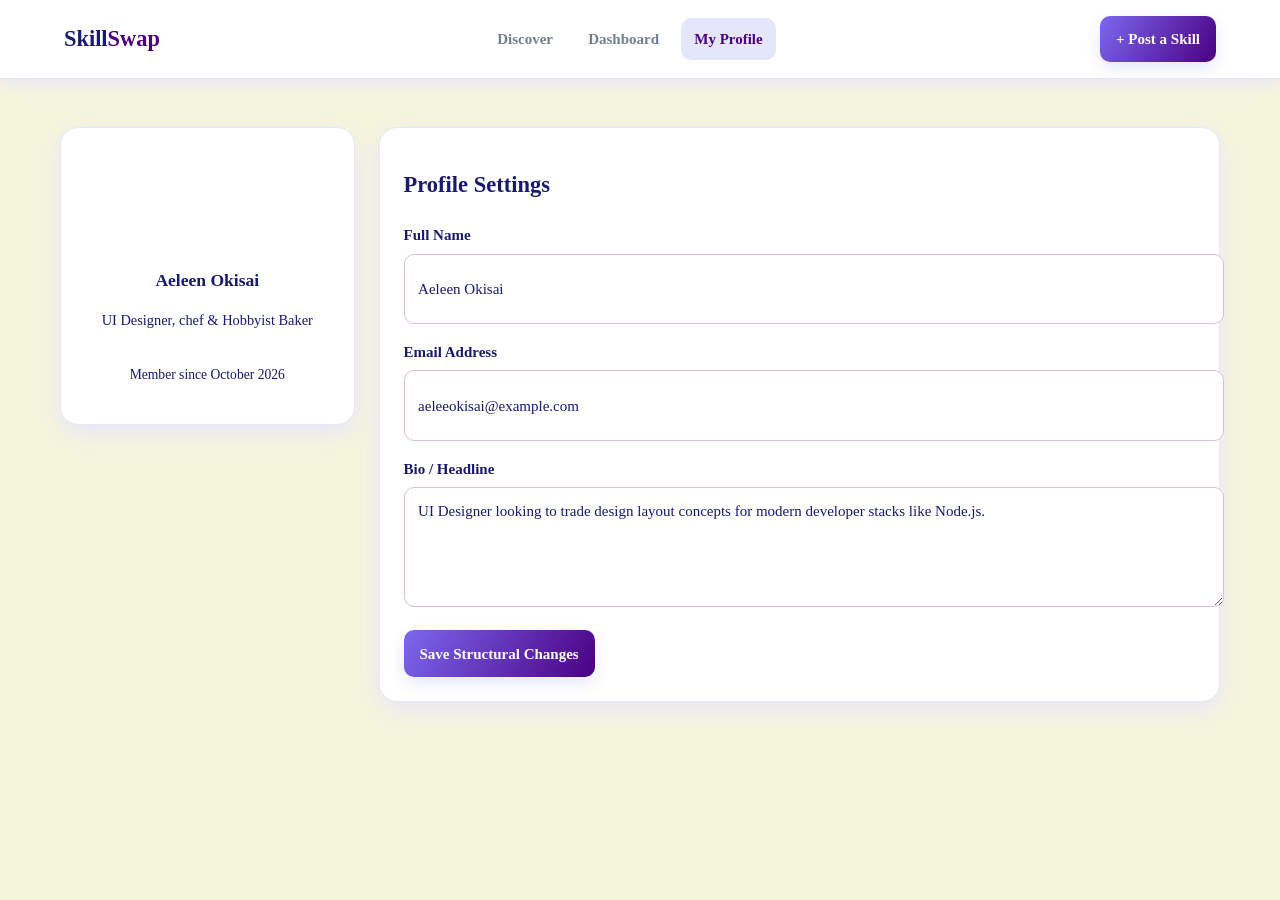
<file: index.html>
<!DOCTYPE html>
<html lang="en">
<head>
    <meta charset="UTF-8">
    <meta name="viewport" content="width=device-width, initial-scale=1.0">
    <title>Edit Profile - SkillSwap</title>
    <link rel="stylesheet" href="style.css">
</head>
<body>

    <nav class="navbar">
        <a href="discover.html" class="logo"> Skill<span>Swap</span></a>
        <ul class="nav-links">
            <li><a href="discover.html">Discover</a></li>
            <li><a href="dashboard.html">Dashboard</a></li>
            <li><a href="profile.html" class="active">My Profile</a></li>
        </ul>
        <button class="btn-primary" onclick="window.location.href='discover.html?open=true'">+ Post a Skill</button>
    </nav>

    <main class="container">
        <div class="layout-split">
            <div class="panel" style="text-align: center;">
                <div style="width: 100px; height: 100px; background-color: var(--primary-color); border-radius: 50%; margin: 0 auto 1rem auto; display: flex; align-items: center; justify-content: center; color: white; font-size: 2.5rem; font-weight: bold;">
                    AO
                </div>
                <h3 id="sideDisplayName">Aeleen Okisai</h3>
                <p style="color: var(--text-muted); font-size: 0.9rem; margin-bottom: 1rem;">UI Designer, chef & Hobbyist Baker</p>
                <hr style="border: 0; border-top: 1px solid var(--border-color); margin-bottom: 1rem;">
                <p style="font-size: 0.85rem; color: var(--text-muted);">Member since October 2026</p>
            </div>

            <div class="panel">
                <h2 style="margin-bottom: 1.5rem;">Profile Settings</h2>
                <form id="profileForm">
                    <div class="form-group">
                        <label for="profileName">Full Name</label>
                        <input type="text" id="profileName" value="Aeleen Okisai" required>
                    </div>
                    <div class="form-group">
                        <label for="profileEmail">Email Address</label>
                        <input type="email" id="profileEmail" value="aeleeokisai@example.com" required>
                    </div>
                    <div class="form-group">
                        <label for="profileBio">Bio / Headline</label>
                        <textarea id="profileBio" rows="4">UI Designer looking to trade design layout concepts for modern developer stacks like Node.js.</textarea>
                    </div>
                    <button type="submit" class="btn-primary">Save Structural Changes</button>
                </form>
            </div>
        </div>
    </main>

    <script src="profile.js"></script>
</body>
</html>
</file>
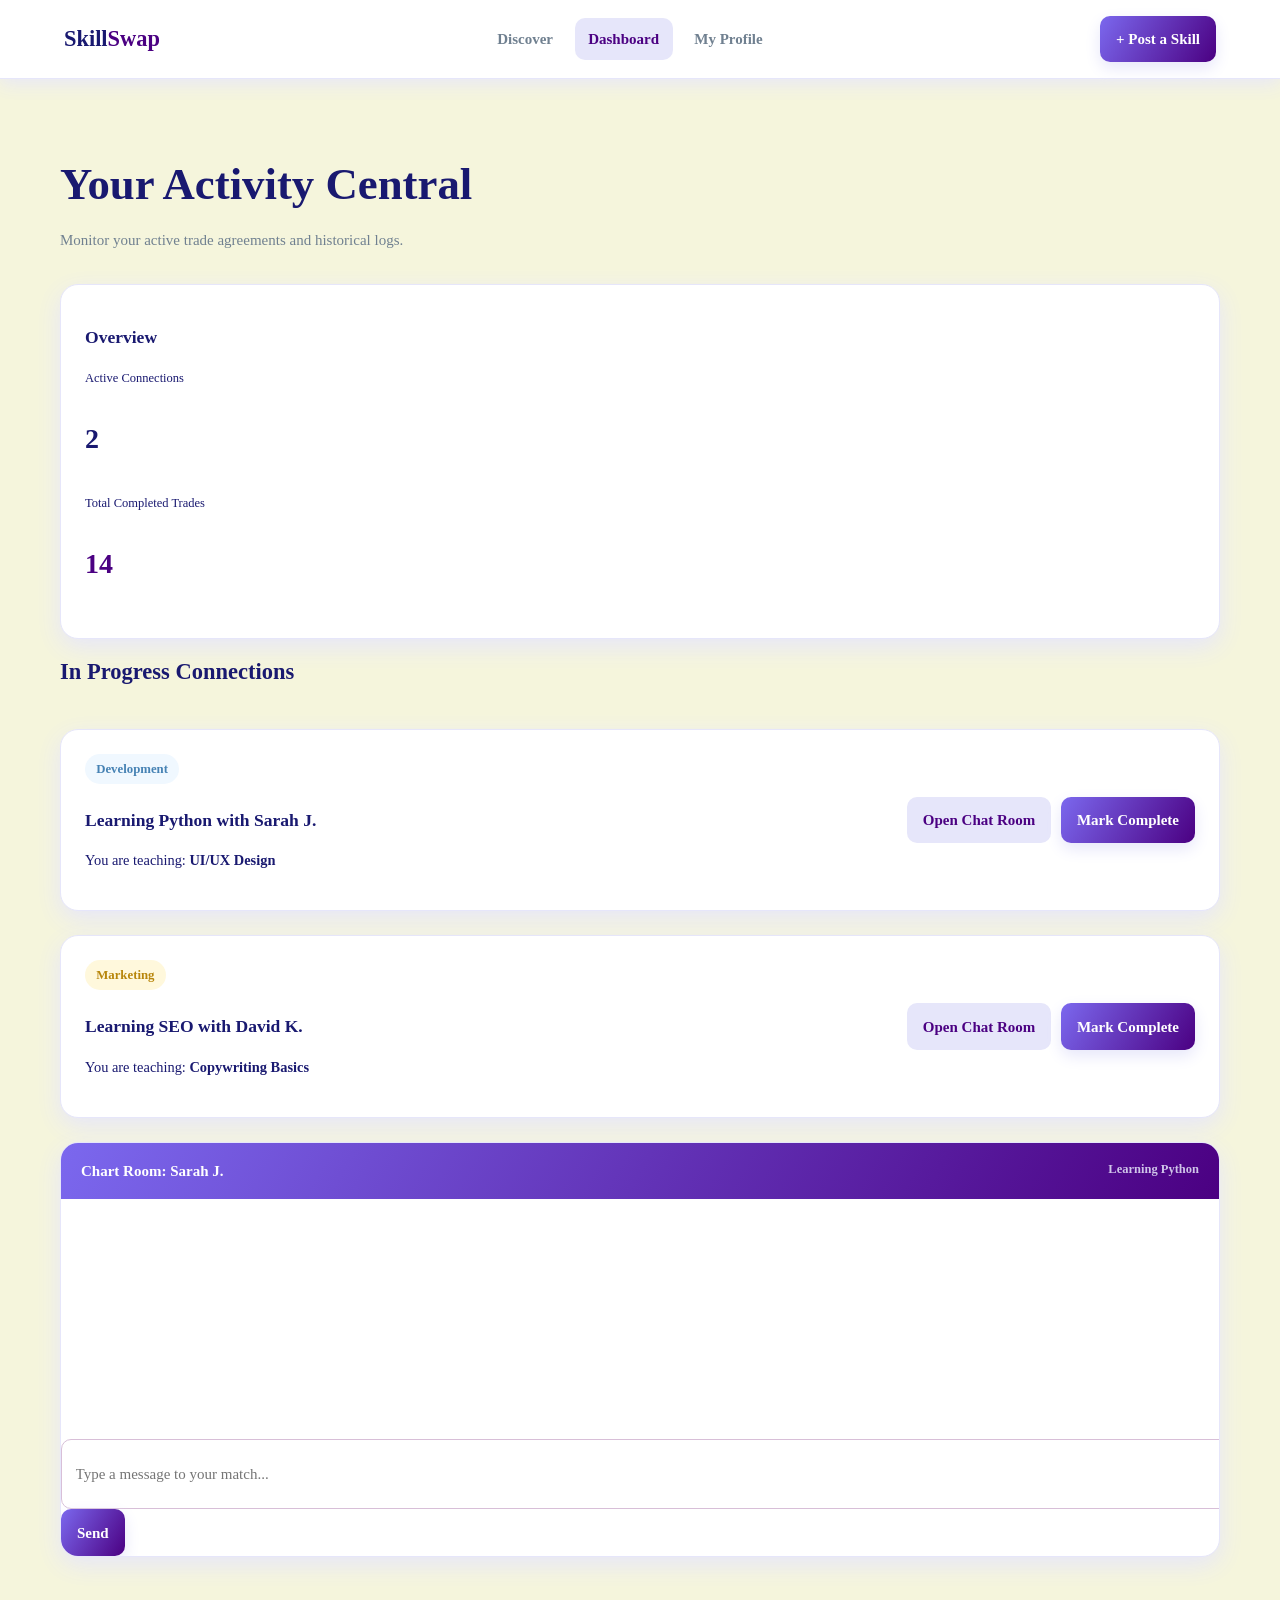
<file: dashboard.html>
<!DOCTYPE html>
<html lang="en">
<head>
    <meta charset="UTF-8">
    <meta name="viewport" content="width=device-width, initial-scale=1.0">
    <title>My Dashboard - SkillSwap</title>
    <link rel="stylesheet" href="style.css">
</head>
<body>

    <nav class="navbar">
        <a href="discover.html" class="logo">Skill<span>Swap</span></a>
        <ul class="nav-links">
            <li><a href="discover.html">Discover</a></li>
            <li><a href="dashboard.html" class="active">Dashboard</a></li>
            <li><a href="profile.html">My Profile</a></li>
        </ul>
        <button class="btn-primary" onclick="window.location.href='discover.html?open=true'">+ Post a Skill</button>
    </nav>

    <main class="container">
        <div class="page-header">
            <h1>Your Activity Central</h1>
            <p>Monitor your active trade agreements and historical logs.</p>
        </div>

        <div class="layout-split"></div>
            <aside class="panel">
                <h3 style="margin-bottom: 1rem;">Overview</h3>
                <div style="margin-bottom: 1rem;">
                    <small style="color: var(--text-muted);">Active Connections</small>
                    <p id="activeCount" style="font-size: 1.75rem; font-weight: 700; color: var(--primary-color);">2</p>
                </div>
                <div>
                    <small style="color: var(--text-muted);">Total Completed Trades</small>
                    <p id="completedCount" style="font-size: 1.75rem; font-weight: 700;">14</p>
                </div>
            </aside>

          
            <div style="display: flex; flex-direction: column; width: 100%;">
                <section id="tradesContainer" style="display: flex; flex-direction: column; gap: 1.5rem; width: 100%;">
                    <h2>In Progress Connections</h2>
                
                </section>
                <section class="chat-room-container">
                    <div class="chat-header">
                        <div>Chart Room: <span id="chatPartnerName">Sarah J.</span></div>
                        <small id="chatConnectionContext" style="opacity: 0.85;">Learning Python</small>
                    </div>
                    
                    <div class="chat-messages" id="chatHistory">
                    </div>

                    <form class="chat-input-bar" id="chatForm">
                        <input type="text" id="chatInputField" placeholder="Type a message to your match..." autocomplete="off" required>
                        <button type="submit" class="btn-primary">Send</button>
                    </form>
                </section>
            </div>
        </div>
    </main>

    <script src="dashboard.js"></script>
</body>
</html>
</file>
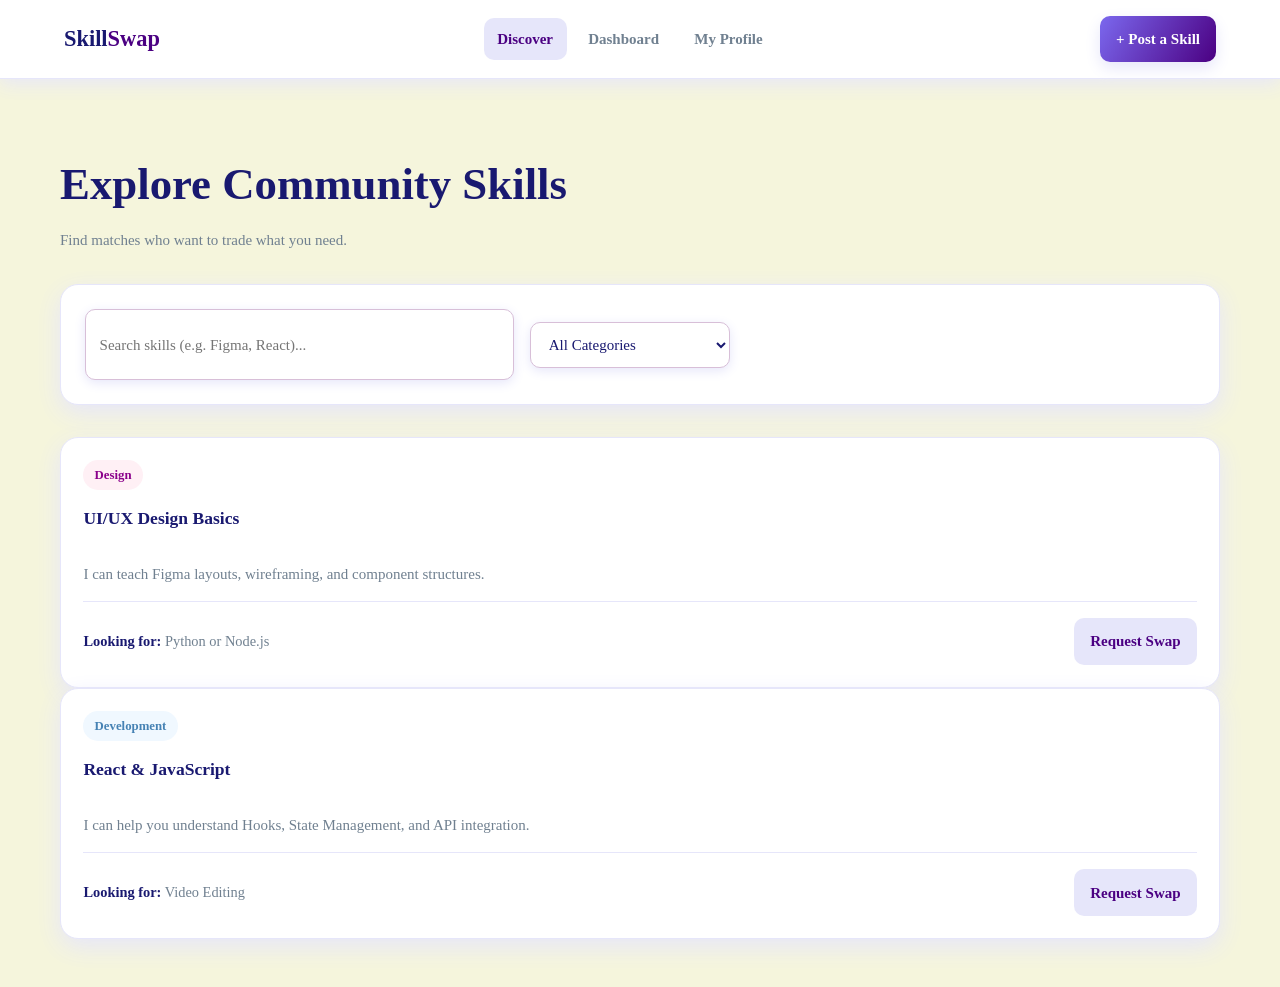
<file: discover.html>
<!-- discover.html -->
<!DOCTYPE html>
<html lang="en">
<head>
    <meta charset="UTF-8">
    <meta name="viewport" content="width=device-width, initial-scale=1.0">
    <title>Discover Swaps - SkillSwap</title>
    <link rel="stylesheet" href="style.css">
</head>
<body>

    <nav class="navbar">
        <a href="discover.html" class="logo"> Skill<span>Swap</span></a>
        <ul class="nav-links">
            <li><a href="discover.html" class="active">Discover</a></li>
            <li><a href="dashboard.html">Dashboard</a></li>
            <li><a href="profile.html">My Profile</a></li>
        </ul>
        <button class="btn-primary" id="openModalBtn">+ Post a Skill</button>
    </nav>

    <main class="container">
        <div class="page-header">
            <h1>Explore Community Skills</h1>
            <p>Find matches who want to trade what you need.</p>
        </div>

        <div class="panel" style="margin-bottom: 2rem; display: flex; gap: 1rem; align-items: center; flex-wrap: wrap;">
            <input type="text" id="searchBar" placeholder="Search skills (e.g. Figma, React)..." style="flex: 1; max-width: 400px;">
            <select id="filterCategory" style="max-width: 200px;">
                <option value="all">All Categories</option>
                <option value="Dev">Development</option>
                <option value="UI">Design</option>
                <option value="Marketing">Marketing</option>
            </select>
        </div>

        <div class="skills-grid" id="discoverGrid"></div>
            <div class="card" data-category="UI">
                <span class="badge UI">Design</span>
                <h3>UI/UX Design Basics</h3>
                <p class="description">I can teach Figma layouts, wireframing, and component structures.</p>
                <div class="footer-swap">
                    <p class="seeking"><strong>Looking for:</strong> Python or Node.js</p>
                    <button class="btn-secondary request-btn">Request Swap</button>
                </div>
            </div>

            <div class="card" data-category="Dev">
                <span class="badge Dev">Development</span>
                <h3>React & JavaScript</h3>
                <p class="description">I can help you understand Hooks, State Management, and API integration.</p>
                <div class="footer-swap">
                    <p class="seeking"><strong>Looking for:</strong> Video Editing</p>
                    <button class="btn-secondary request-btn">Request Swap</button>
                </div>
            </div>
        </div>
    </main>

    <div class="modal" id="skillModal">
        <div class="modal-content">
            <span class="close-btn" id="closeModalBtn">&times;</span>
            <h2>Post a New Swap Offer</h2>
            <form id="newSwapForm" style="margin-top: 1rem;">
                <div class="form-group">
                    <label for="skillTitle">Skill You Teach:</label>
                    <input type="text" id="skillTitle" required>
                </div>
                <div class="form-group">
                    <label for="skillCategory">Category:</label>
                    <select id="skillCategory">
                        <option value="Dev">Development</option>
                        <option value="UI">Design</option>
                        <option value="Marketing">Marketing</option>
                    </select>
                </div>
                <div class="form-group">
                    <label for="skillDesc">Description:</label>
                    <textarea id="skillDesc" rows="3" required></textarea>
                </div>
                <div class="form-group">
                    <label for="skillSeeking">Target Skill to Learn:</label>
                    <input type="text" id="skillSeeking" required>
                </div>
                <button type="submit" class="btn-primary" style="width: 100%;">Publish</button>
            </form>
        </div>
    </div>

    <script src="discover.js"></script>
</body>
</html>
</file>
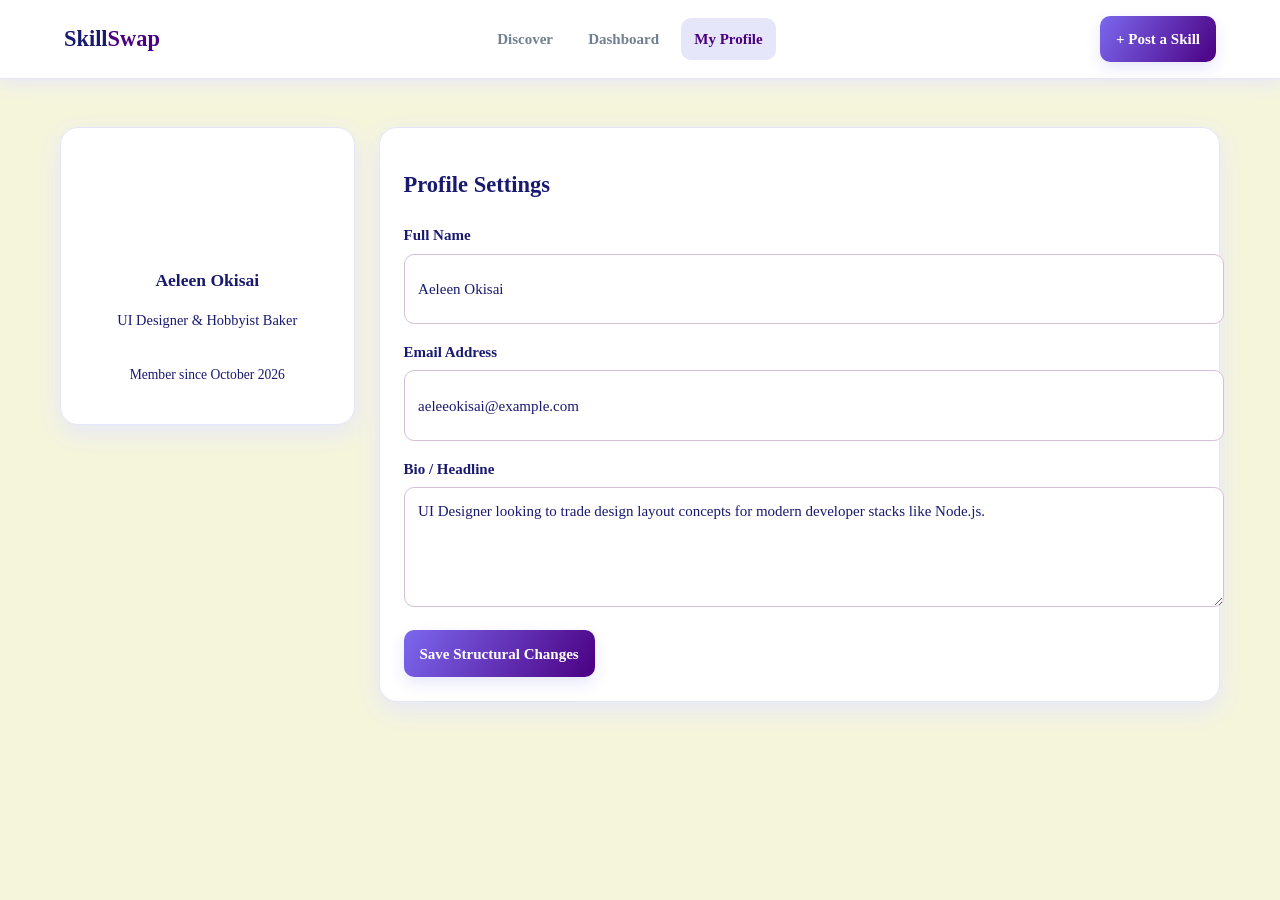
<file: Profile.html>
<!DOCTYPE html>
<html lang="en">
<head>
    <meta charset="UTF-8">
    <meta name="viewport" content="width=device-width, initial-scale=1.0">
    <title>Edit Profile - SkillSwap</title>
    <link rel="stylesheet" href="style.css">
</head>
<body>

    <nav class="navbar">
        <a href="discover.html" class="logo"> Skill<span>Swap</span></a>
        <ul class="nav-links">
            <li><a href="discover.html">Discover</a></li>
            <li><a href="dashboard.html">Dashboard</a></li>
            <li><a href="profile.html" class="active">My Profile</a></li>
        </ul>
        <button class="btn-primary" onclick="window.location.href='discover.html?open=true'">+ Post a Skill</button>
    </nav>

    <main class="container">
        <div class="layout-split">
            <div class="panel" style="text-align: center;">
                <div style="width: 100px; height: 100px; background-color: var(--primary-color); border-radius: 50%; margin: 0 auto 1rem auto; display: flex; align-items: center; justify-content: center; color: white; font-size: 2.5rem; font-weight: bold;">
                    AO
                </div>
                <h3 id="sideDisplayName">Aeleen Okisai</h3>
                <p style="color: var(--text-muted); font-size: 0.9rem; margin-bottom: 1rem;">UI Designer & Hobbyist Baker</p>
                <hr style="border: 0; border-top: 1px solid var(--border-color); margin-bottom: 1rem;">
                <p style="font-size: 0.85rem; color: var(--text-muted);">Member since October 2026</p>
            </div>

            <div class="panel">
                <h2 style="margin-bottom: 1.5rem;">Profile Settings</h2>
                <form id="profileForm">
                    <div class="form-group">
                        <label for="profileName">Full Name</label>
                        <input type="text" id="profileName" value="Aeleen Okisai" required>
                    </div>
                    <div class="form-group">
                        <label for="profileEmail">Email Address</label>
                        <input type="email" id="profileEmail" value="aeleeokisai@example.com" required>
                    </div>
                    <div class="form-group">
                        <label for="profileBio">Bio / Headline</label>
                        <textarea id="profileBio" rows="4">UI Designer looking to trade design layout concepts for modern developer stacks like Node.js.</textarea>
                    </div>
                    <button type="submit" class="btn-primary">Save Structural Changes</button>
                </form>
            </div>
        </div>
    </main>

    <script src="profile.js"></script>
</body>
</html>
</file>
<file: style.css>
:root {
    --page: ghostwhite;
    --card: white;
    --ink: midnightblue;
    --muted: slategray;
    --brand: indigo;
    --brand-light: lavender;
    --line: lavender;
    --green: seagreen;
}
body {
    margin: 0;
    min-height: 100vh;
    background:beige;
    color: var(--ink);
    font: 15px/1.6 'Segoe UI', Arial, sans-serif;
    font-family: 'Times New Roman', Times, serif
}

button, input, select, textarea { font: inherit; }
button { cursor: pointer; }
h1, h2, h3 { line-height: 1.25; }
h1 { font-size: clamp(2rem, 4vw, 2.8rem); margin-bottom: .5rem; }
p { color: var(--muted); }

.navbar {
    position: sticky; top: 0; z-index: 10;
    display: flex; align-items: center; justify-content: space-between;
    gap: 1rem; padding: 1rem 5%;
    background: var(--card); border-bottom: 1px solid var(--line);
    box-shadow: 0 4px 18px lavender;
}

.logo { color: var(--ink); font-size: 1.4rem; font-weight: 800; text-decoration: none; }
.logo span { color: var(--brand); }
.nav-links { display: flex; gap: .5rem; margin: 0; padding: 0; list-style: none; }
.nav-links a { display: block; padding: .55rem .85rem; border-radius: 10px; color: var(--muted); font-weight: 600; text-decoration: none; }
.nav-links a:hover, .nav-links a.active { color: var(--brand); background: var(--brand-light); }

.container { width: min(1160px, 94%); margin: auto; padding: 3rem 0; }
.page-header { margin-bottom: 2rem; }
.panel, .card { background: var(--card); border: 1px solid var(--line); border-radius: 18px; box-shadow: 0 8px 24px lavender; }
.panel { padding: 1.5rem; }

.btn-primary, .btn-secondary {
    display: inline-flex; align-items: center; justify-content: center;
    min-height: 44px; padding: .7rem 1rem; border: 0; border-radius: 10px;
    font-weight: 700; transition: transform .2s, box-shadow .2s;
}

.btn-primary { color: white; background: linear-gradient(120deg, mediumslateblue, indigo); box-shadow: 0 6px 16px lavender; }
.btn-secondary { color: indigo; background: lavender; }
.btn-primary:hover, .btn-secondary:hover { transform: translateY(-2px); box-shadow: 0 8px 18px thistle; }

input, select, textarea { width: 100%; min-height: 46px; padding: .7rem .85rem; border: 1px solid thistle; border-radius: 10px; background: white; color: var(--ink); }
input:focus, select:focus, textarea:focus { outline: 2px solid mediumslateblue; }
textarea { resize: vertical; }
label { display: block; margin-bottom: .4rem; font-weight: 700; }

.form-group { margin-bottom: 1rem; }

#searchBar, #filterCategory { box-shadow: 0 3px 12px lavender; }
.skills-grid, #discoverGrid { display: grid; grid-template-columns: repeat(2, minmax(0, 1fr)); gap: 1.25rem; }
.card { display: flex; flex-direction: column; padding: 1.4rem; transition: transform .2s, box-shadow .2s; }
.card:hover { transform: translateY(-3px); box-shadow: 0 14px 30px thistle; }
card h3 { margin: .6rem 0 .4rem; }
.card .description { flex: 1; }
.badge { display: inline-block; width: fit-content; padding: .3rem .7rem; border-radius: 30px; color: indigo; background: lavender; font-size: .8rem; font-weight: 700; }
.badge.Dev { color: steelblue; background: aliceblue; }
.badge.UI { color: darkmagenta; background: lavenderblush; }
.badge.Marketing { color: darkgoldenrod; background: cornsilk; }

.footer-swap { display: flex; align-items: center; justify-content: space-between; gap: 1rem; padding-top: 1rem; border-top: 1px solid var(--line); }
.footer-swap p { margin: 0; font-size: .9rem; }
.footer-swap strong { color: var(--ink); }

.modal { position: fixed; z-index: 30; inset: 0; display: grid; place-items: center; padding: 1rem; background: slategray; opacity: 0; visibility: hidden; transition: .2s; }
.modal.active { opacity: 1; visibility: visible; }

.modal-content { position: relative; width: min(520px, 100%); max-height: 90vh; overflow-y: auto; padding: 2rem; border-radius: 20px; background: white; box-shadow: 0 20px 60px slategray; }
.close-btn { position: absolute; top: .8rem; right: 1rem; color: slategray; font-size: 2rem; cursor: pointer; }
.close-btn:hover { color: indigo; }

.layout-split { display: grid; grid-template-columns: minmax(220px, .7fr) minmax(0, 2fr); gap: 1.5rem; align-items: start; }
#tradesContainer { display: flex; flex-direction: column; gap: 1rem; }
#tradesContainer > .panel { display: flex; flex-wrap: wrap; align-items: center; justify-content: space-between; gap: 1rem; }
#tradesContainer > .panel > div:last-child { display: flex; flex-wrap: wrap; gap: .6rem; }
#activeCount, #completedCount { color: var(--brand); font-size: 1.75rem; font-weight: 700; }

.chat-room-container { display: flex; min-height: 390px; flex-direction: column; margin-top: 1.5rem; overflow: hidden; border: 1px solid var(--line); border-radius: 18px; background: white; box-shadow: 0 8px 24px lavender; }
.chat-header { display: flex; justify-content: space-between; gap: 1rem; padding: 1rem 1.25rem; color: white; background: linear-gradient(120deg, mediumslateblue, indigo); font-weight: 700; }
.chat-header small { color: lavender; }
.chat-messages { display: flex; flex: 1; flex-direction: column; gap: .75rem; min-height: 240px;.chat-input-bar { display: flex; gap: .7rem; padding: .9rem; border-top: 1px solid var(--line); }
.chat-input-bar input { flex: 1; }

@media (max-width: 800px) {
    .navbar { flex-wrap: wrap; }
    .nav-links { order: 3; width: 100%; justify-content: center; }
    .layout-split { grid-template-columns: 1fr; }
}
@media (max-width: 600px) {
    .container { padding: 2rem 0; }
    .skills-grid, #discoverGrid { grid-template-columns: 1fr; }
    .footer-swap, .chat-input-bar { align-items: stretch;  padding: 1.25rem; background: ghostwhite; }

    .footer-swap, .chat-input-bar { align-items: stretch; flex-direction: column; }
    .footer-swap .btn-secondary { width: 100%; }
    .modal-content { padding: 1.5rem; }
}
</file>
